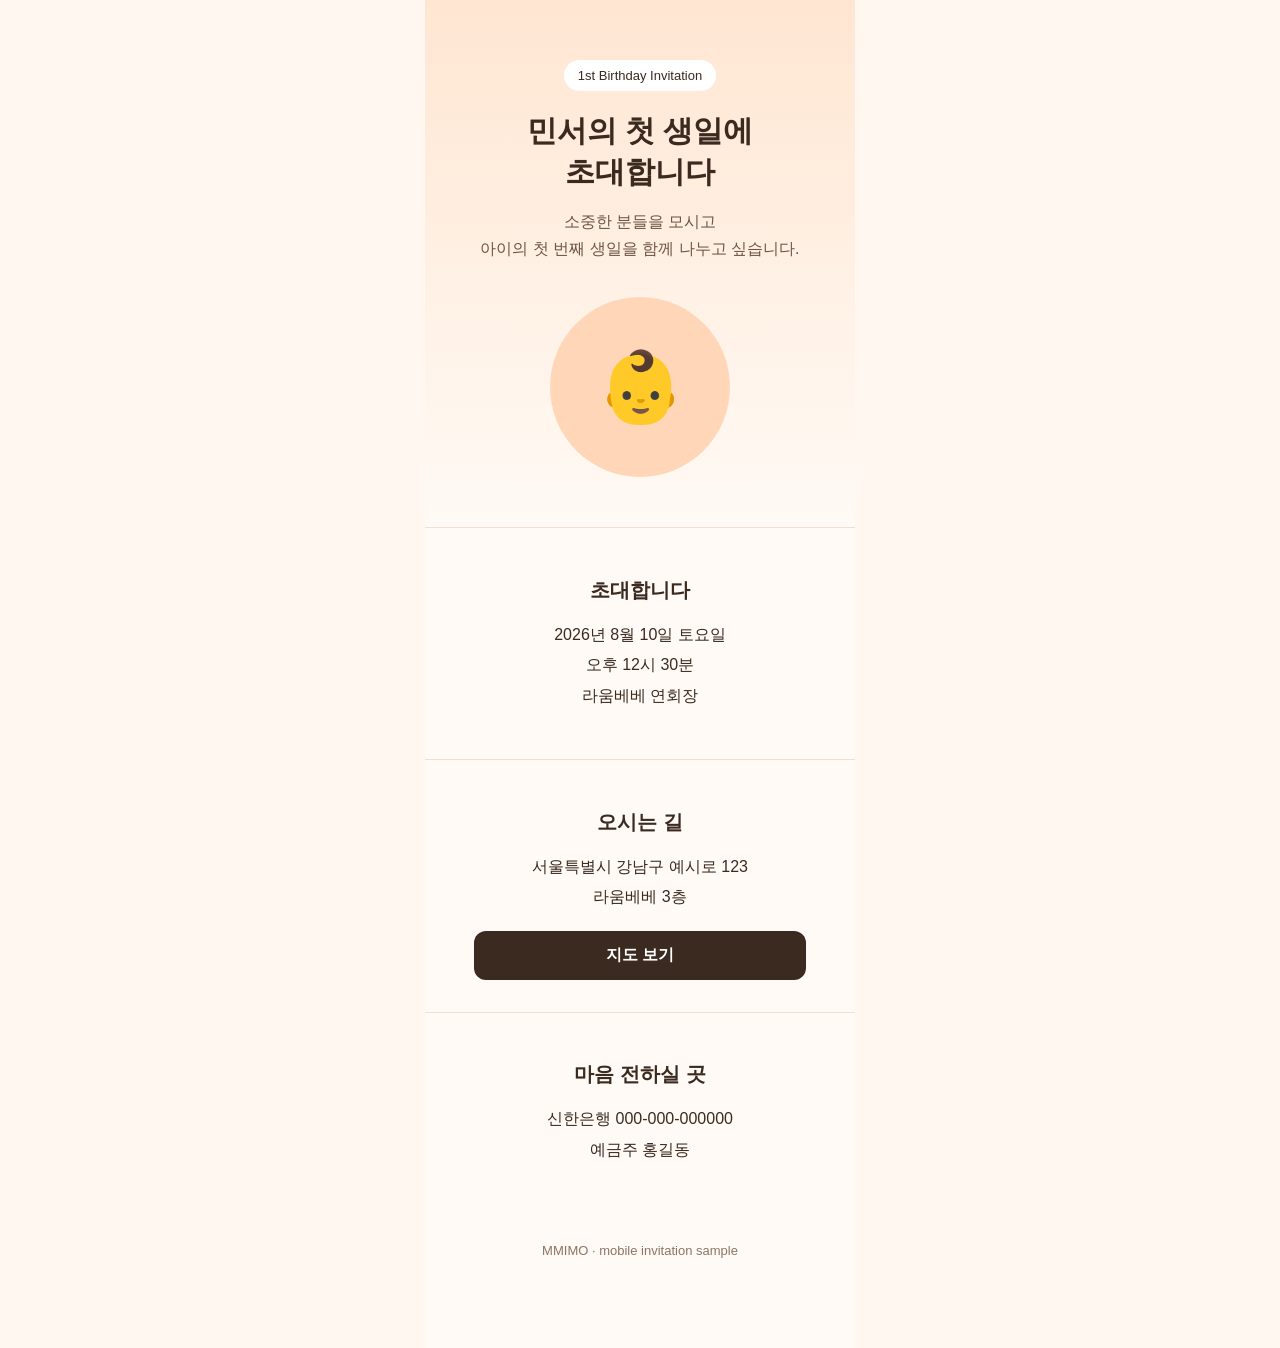
<file: index.html>
<!DOCTYPE html>
<html lang="ko">
<head>
  <meta charset="UTF-8" />
  <meta name="viewport" content="width=device-width, initial-scale=1.0" />

  <title>MMIMO 돌잔치 초대장</title>

  <meta property="og:title" content="MMIMO 돌잔치 초대장" />
  <meta property="og:description" content="소중한 첫 생일에 초대합니다." />
  <meta property="og:type" content="website" />

  <style>
    body {
      margin: 0;
      font-family: Arial, sans-serif;
      background: #fff7f0;
      color: #3a2a20;
    }

    .page {
      max-width: 430px;
      margin: 0 auto;
      min-height: 100vh;
      background: #fffaf5;
      text-align: center;
      padding-bottom: 60px;
    }

    .hero {
      padding: 60px 24px 30px;
      background: linear-gradient(#ffe6d2, #fffaf5);
    }

    .badge {
      display: inline-block;
      padding: 8px 14px;
      border-radius: 999px;
      background: #ffffff;
      font-size: 13px;
      margin-bottom: 20px;
    }

    h1 {
      font-size: 30px;
      line-height: 1.35;
      margin: 0 0 12px;
    }

    .subtitle {
      font-size: 16px;
      line-height: 1.7;
      color: #6d5546;
    }

    .baby {
      width: 180px;
      height: 180px;
      border-radius: 50%;
      background: #ffd7b8;
      margin: 35px auto 20px;
      display: flex;
      align-items: center;
      justify-content: center;
      font-size: 70px;
      animation: bounce 1.8s infinite ease-in-out;
    }

    @keyframes bounce {
      0%, 100% {
        transform: translateY(0);
      }
      50% {
        transform: translateY(-12px);
      }
    }

    .section {
      padding: 32px 24px;
      border-top: 1px solid #f1dfd2;
    }

    .section h2 {
      font-size: 20px;
      margin-bottom: 14px;
    }

    .info {
      line-height: 1.9;
      font-size: 16px;
    }

    .button {
      display: block;
      margin: 18px auto 0;
      width: 80%;
      max-width: 300px;
      padding: 14px 16px;
      border-radius: 12px;
      background: #3a2a20;
      color: white;
      text-decoration: none;
      font-weight: bold;
    }

    .footer {
      font-size: 13px;
      color: #8b7566;
      padding: 30px 24px;
    }
  </style>
</head>

<body>
  <main class="page">
    <section class="hero">
      <div class="badge">1st Birthday Invitation</div>
      <h1>민서의 첫 생일에<br />초대합니다</h1>
      <p class="subtitle">
        소중한 분들을 모시고<br />
        아이의 첫 번째 생일을 함께 나누고 싶습니다.
      </p>

      <div class="baby">👶</div>
    </section>

    <section class="section">
      <h2>초대합니다</h2>
      <p class="info">
        2026년 8월 10일 토요일<br />
        오후 12시 30분<br />
        라움베베 연회장
      </p>
    </section>

    <section class="section">
      <h2>오시는 길</h2>
      <p class="info">
        서울특별시 강남구 예시로 123<br />
        라움베베 3층
      </p>
      <a class="button" href="https://map.naver.com" target="_blank">
        지도 보기
      </a>
    </section>

    <section class="section">
      <h2>마음 전하실 곳</h2>
      <p class="info">
        신한은행 000-000-000000<br />
        예금주 홍길동
      </p>
    </section>

    <div class="footer">
      MMIMO · mobile invitation sample
    </div>
  </main>
</body>
</html>
</file>
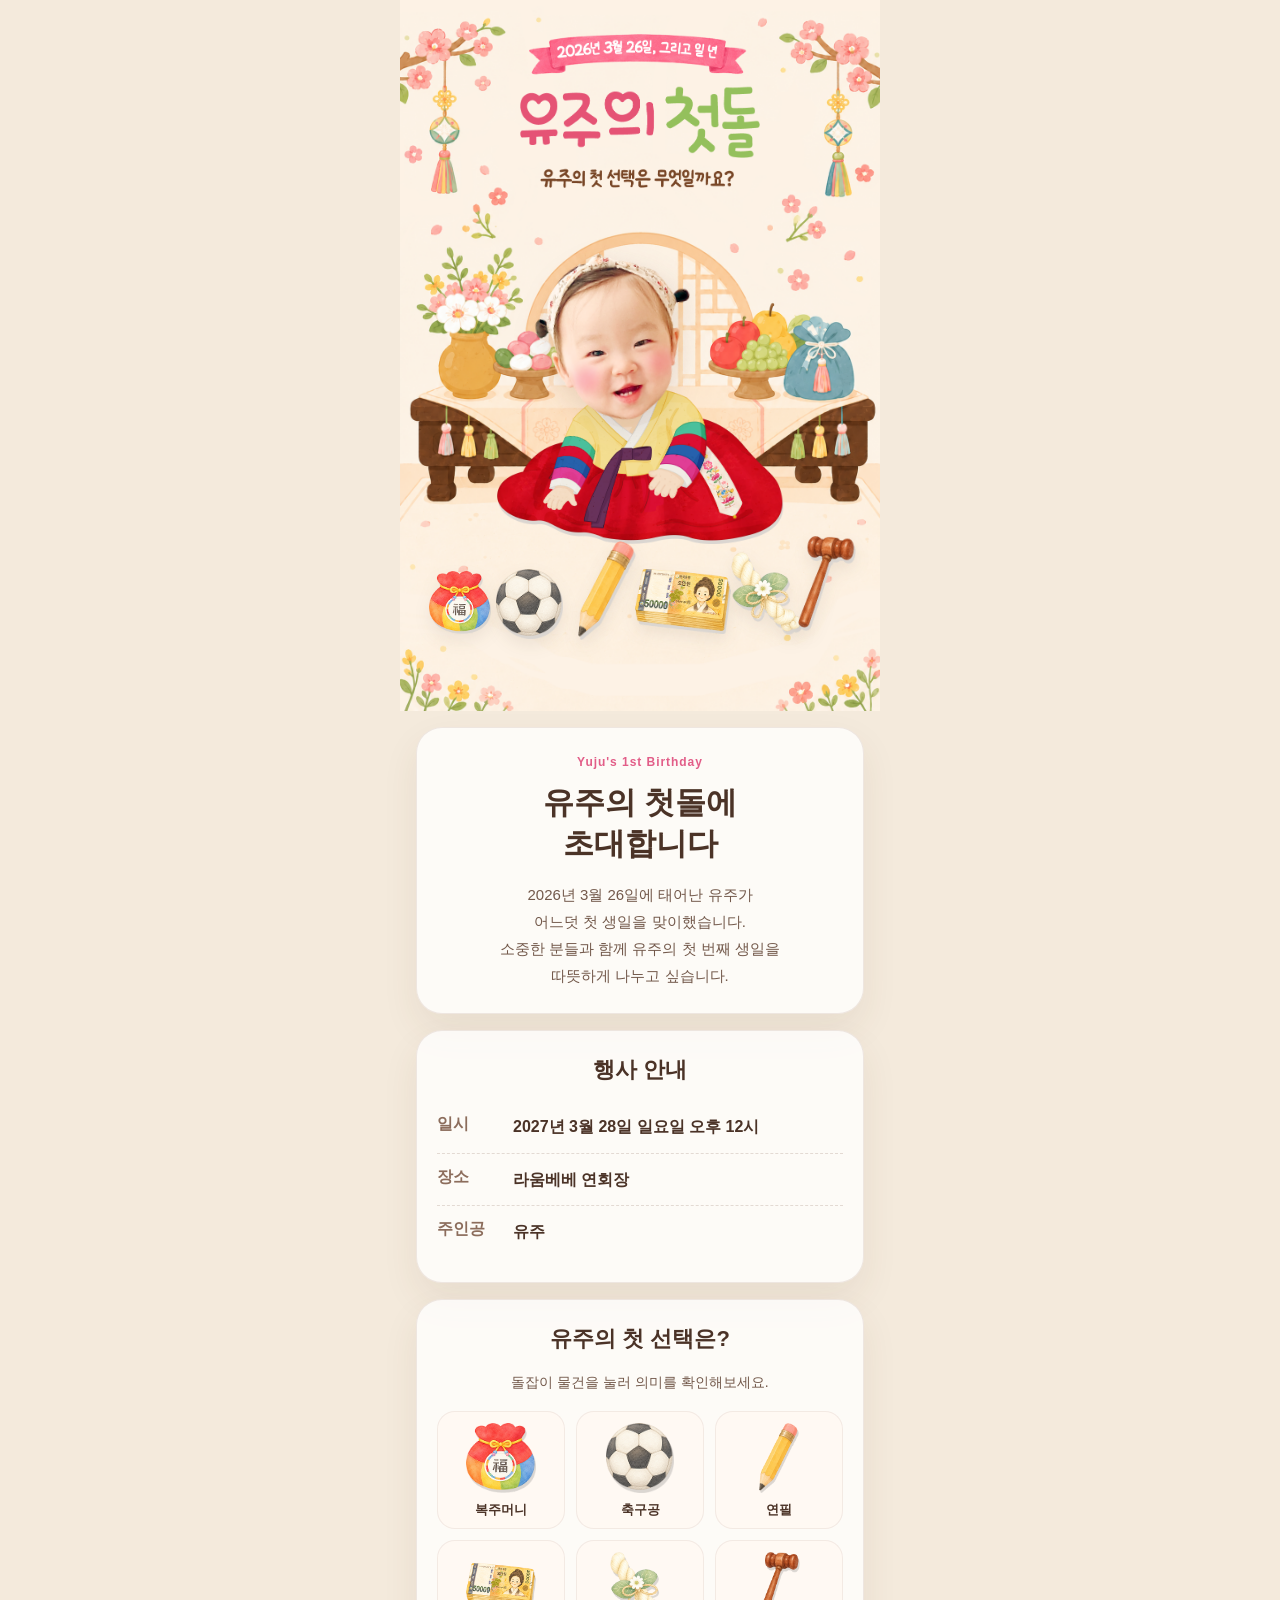
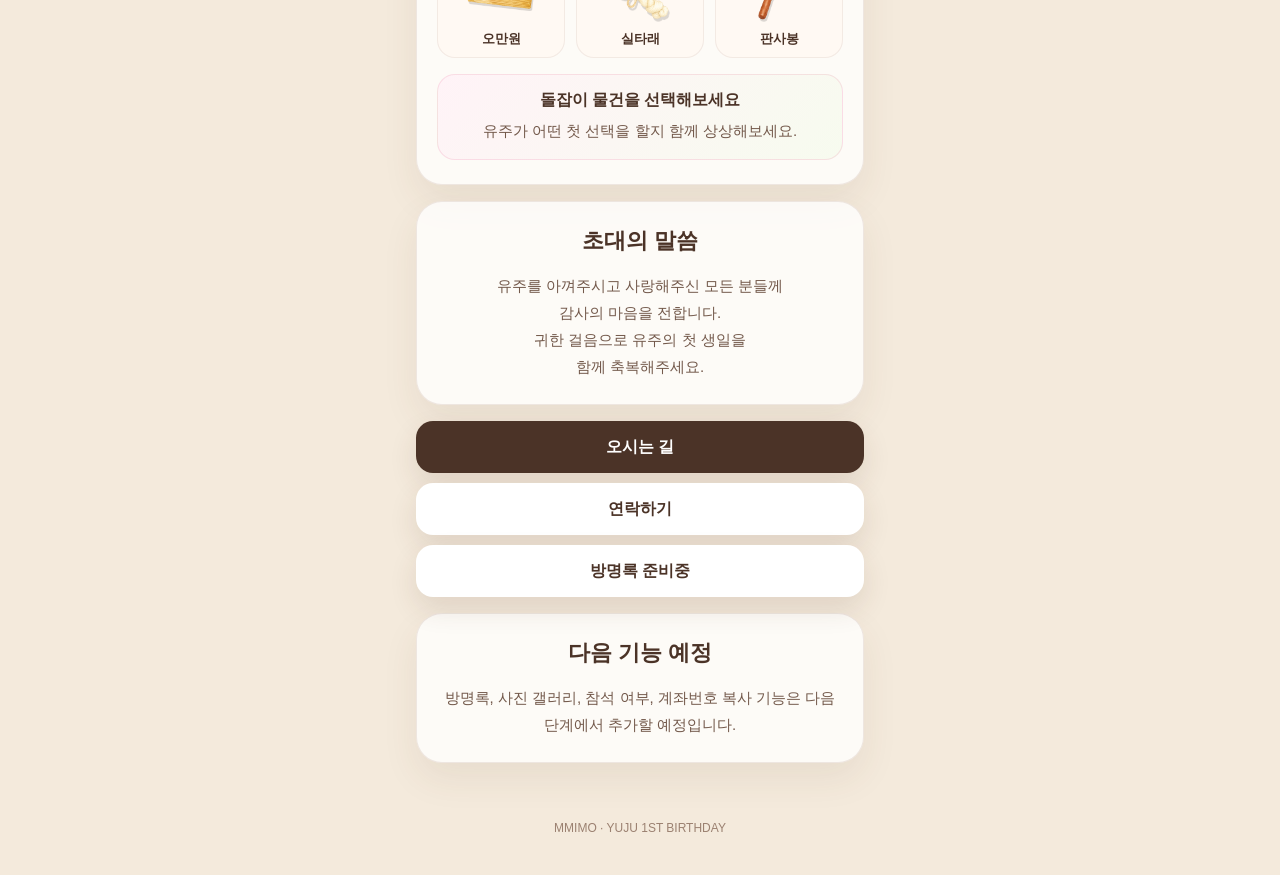
<file: yuju/index.html>
﻿<!DOCTYPE html>
<html lang="ko">
<head>
  <meta charset="UTF-8" />
  <meta name="viewport" content="width=device-width, initial-scale=1.0" />

  <title>유주의 첫돌 초대장</title>

  <meta property="og:title" content="유주의 첫돌에 초대합니다" />
  <meta property="og:description" content="유주의 첫 선택은 무엇일까요? 소중한 자리에 초대합니다." />
  <meta property="og:type" content="website" />
  <meta property="og:url" content="https://www.mmimo.kr/yuju" />
  <meta property="og:image" content="https://www.mmimo.kr/yuju/assets/hero-bg.png" />

  <link rel="stylesheet" href="/yuju/styles.css" />
</head>

<body>
  <div class="page">
    <section class="hero">
      <div class="scene">
        <img class="bg" src="/yuju/assets/hero-bg.png" alt="유주 돌잔치 배경" />
        <img class="title-img" src="/yuju/assets/title.png" alt="유주의 첫돌" />

        <div class="baby">
          <img class="body-img" src="/yuju/assets/body.png" alt="한복 몸통" />
          <img class="body2-img celebration-part" src="/yuju/assets/hanbok2-body.png" alt="환호 한복 몸통" />
          <img class="cheer-arm cheer-arm-left celebration-part" src="/yuju/assets/hanbok2-left-arm.png" alt="환호 왼팔" />
          <img class="cheer-arm cheer-arm-right celebration-part" src="/yuju/assets/hanbok2-right-arm.png" alt="환호 오른팔" />

<img class="face-img" src="/yuju/assets/face.png" alt="유주 얼굴" />
          <img class="sleeve-img" src="/yuju/assets/sleeve-left.png" alt="왼팔" />
        </div>

        <div class="props">
          <img class="prop prop-bag" src="/yuju/assets/prop-bag.png" alt="복주머니" />
          <img class="prop prop-ball" src="/yuju/assets/prop-ball.png" alt="축구공" />
          <img class="prop prop-pencil" src="/yuju/assets/prop-pencil.png" alt="연필" />
          <img class="prop prop-money" src="/yuju/assets/prop-money.png" alt="오만원" />
          <img class="prop prop-thread" src="/yuju/assets/prop-thread.png" alt="실타래" />
          <img class="prop prop-gavel" src="/yuju/assets/prop-gavel.png" alt="판사봉" />
        </div>
      </div>
    </section>

    <main class="content">
      <section class="card intro">
        <p class="eyebrow">Yuju's 1st Birthday</p>
        <h1>유주의 첫돌에<br />초대합니다</h1>
        <p>
          2026년 3월 26일에 태어난 유주가<br />
          어느덧 첫 생일을 맞이했습니다.<br />
          소중한 분들과 함께 유주의 첫 번째 생일을<br />
          따뜻하게 나누고 싶습니다.
        </p>
      </section>

      <section class="card">
        <h2>행사 안내</h2>

        <div class="info-row">
          <span>일시</span>
          <strong>2027년 3월 28일 일요일 오후 12시</strong>
        </div>

        <div class="info-row">
          <span>장소</span>
          <strong>라움베베 연회장</strong>
        </div>

        <div class="info-row">
          <span>주인공</span>
          <strong>유주</strong>
        </div>
      </section>

      <section class="card">
        <h2>유주의 첫 선택은?</h2>
        <p class="small">
          돌잡이 물건을 눌러 의미를 확인해보세요.
        </p>

        <div class="choice-grid">
          <button data-title="복주머니" data-desc="복과 행운, 평안한 삶을 의미해요.">
            <img src="/yuju/assets/prop-bag.png" alt="복주머니" />
            <span>복주머니</span>
          </button>

          <button data-title="축구공" data-desc="건강한 에너지와 활발한 성장을 의미해요.">
            <img src="/yuju/assets/prop-ball.png" alt="축구공" />
            <span>축구공</span>
          </button>

          <button data-title="연필" data-desc="배움과 지혜, 학업운을 의미해요.">
            <img src="/yuju/assets/prop-pencil.png" alt="연필" />
            <span>연필</span>
          </button>

          <button data-title="오만원" data-desc="풍요와 재물운을 의미해요.">
            <img src="/yuju/assets/prop-money.png" alt="오만원" />
            <span>오만원</span>
          </button>

          <button data-title="실타래" data-desc="장수와 좋은 인연을 의미해요.">
            <img src="/yuju/assets/prop-thread.png" alt="실타래" />
            <span>실타래</span>
          </button>

          <button data-title="판사봉" data-desc="리더십과 결단력을 의미해요.">
            <img src="/yuju/assets/prop-gavel.png" alt="판사봉" />
            <span>판사봉</span>
          </button>
        </div>

        <div class="result" id="resultBox">
          <strong id="resultTitle">돌잡이 물건을 선택해보세요</strong>
          <p id="resultDesc">유주가 어떤 첫 선택을 할지 함께 상상해보세요.</p>
        </div>
      </section>

      <section class="card">
        <h2>초대의 말씀</h2>
        <p>
          유주를 아껴주시고 사랑해주신 모든 분들께<br />
          감사의 마음을 전합니다.<br />
          귀한 걸음으로 유주의 첫 생일을<br />
          함께 축복해주세요.
        </p>
      </section>

      <section class="buttons">
        <a href="https://map.naver.com" target="_blank">오시는 길</a>
        <a href="tel:01000000000">연락하기</a>
        <a href="#guestbook">방명록 준비중</a>
      </section>

      <section class="card" id="guestbook">
        <h2>다음 기능 예정</h2>
        <p>
          방명록, 사진 갤러리, 참석 여부, 계좌번호 복사 기능은
          다음 단계에서 추가할 예정입니다.
        </p>
      </section>
    </main>

    <footer>
      MMIMO · YUJU 1ST BIRTHDAY
    </footer>
  </div>

  <script src="/yuju/script.js"></script>
</body>
</html>
</file>
<file: yuju/styles.css>
﻿* {
  box-sizing: border-box;
}

body {
  margin: 0;
  background: #f7efe4;
  color: #4b3327;
  font-family: "Malgun Gothic", "Apple SD Gothic Neo", sans-serif;
}

img {
  display: block;
  max-width: 100%;
}

.page {
  min-height: 100vh;
}

.hero {
  padding: 0;
}

.scene {
  position: relative;
  width: 100%;
  max-width: 430px;
  margin: 0 auto;
  overflow: hidden;
  background: #f7efe4;
}

.bg {
  width: 100%;
}

/* 문구: 더 작게 */
.title-img {
  position: absolute;
  top: 34px;
  left: 50%;
  width: 50%;
  transform: translateX(-50%);
  z-index: 5;
  animation: titleFloat 3.2s ease-in-out infinite;
}

/* 아기 전체 그룹: 아래쪽 유지 */
.baby {
  position: absolute;
  left: 50%;
  top: 56%;
  width: 62%;
  transform: translateX(-50%);
  z-index: 10;
}

/* 몸통: 너무 작아졌던 것에서 조금 키움 */
.body-img {
  width: 96%;
  margin: 0 auto;
  position: relative;
  top: -10px;
  z-index: 2;
}

/* 얼굴: 살짝 작게 + 위로 많이 이동 */
.face-img {
  position: absolute;
  top: -94%;
  left: 47%;
  width: 53%;
  transform: translateX(-50%) rotate(-10deg);
  transform-origin: center bottom;
  z-index: 5;
  filter: drop-shadow(0 8px 14px rgba(80, 45, 30, 0.12));
  animation: faceBob 1.2s ease-in-out infinite;
}

/* 왼팔: 조금 키우고 몸통에 붙게 */
.sleeve-img {
  position: absolute;
  left: 14%;
  top: 13%;
  width: 20%;
  z-index: 4;
  transform-origin: 82% 10%;
  transform: rotate(-8deg);
  animation: sleeveHandWave_v2 0.85s ease-in-out infinite !important;
  will-change: transform;
}

/* 물품들: 약간 위로 */
.props {
  position: absolute;
  left: 0;
  right: 0;
  bottom: 10%;
  height: 18%;
  z-index: 20;
}

.prop {
  position: absolute;
  object-fit: contain;
  filter: drop-shadow(0 7px 8px rgba(70, 50, 30, 0.08));
  animation: propPop 0.7s ease both;
}

/* 물품들: 크기 전체적으로 축소 */
.prop-bag {
  left: 6%;
  bottom: 4%;
  width: 13%;
}

.prop-ball {
  left: 20%;
  bottom: 1%;
  width: 14%;
  animation-delay: 0.08s;
}

.prop-pencil {
  left: 37%;
  bottom: 0%;
  width: 12%;
  animation-delay: 0.16s;
}

.prop-money {
  left: 49%;
  bottom: 4%;
  width: 20%;
  animation-delay: 0.24s;
}

.prop-thread {
  left: 69%;
  bottom: 4%;
  width: 15%;
  animation-delay: 0.32s;
}

.prop-gavel {
  right: 5%;
  bottom: 7%;
  width: 12%;
  animation-delay: 0.4s;
}

.content {
  max-width: 430px;
  margin: 0 auto;
  padding: 16px 16px 42px;
}

.card {
  margin-bottom: 16px;
  padding: 24px 20px;
  border-radius: 26px;
  background: rgba(255, 255, 255, 0.78);
  border: 1px solid rgba(128, 85, 60, 0.12);
  box-shadow: 0 16px 36px rgba(92, 59, 39, 0.08);
  text-align: center;
}

.eyebrow {
  margin: 0 0 10px;
  color: #e25d88;
  font-size: 12px;
  font-weight: 800;
  letter-spacing: 0.08em;
}

h1 {
  margin: 0 0 16px;
  font-size: 31px;
  line-height: 1.32;
}

h2 {
  margin: 0 0 16px;
  font-size: 22px;
}

p {
  margin: 0;
  color: #73594b;
  line-height: 1.8;
  font-size: 15px;
}

.small {
  font-size: 14px;
  margin-bottom: 16px;
}

.info-row {
  display: grid;
  grid-template-columns: 64px 1fr;
  gap: 12px;
  padding: 13px 0;
  border-bottom: 1px dashed rgba(120, 85, 65, 0.2);
  text-align: left;
}

.info-row:last-child {
  border-bottom: 0;
}

.info-row span {
  color: #8c6d5c;
  font-weight: 700;
}

.info-row strong {
  color: #4b3327;
  font-weight: 700;
  line-height: 1.6;
}

.choice-grid {
  display: grid;
  grid-template-columns: repeat(3, 1fr);
  gap: 11px;
}

.choice-grid button {
  border: 0;
  border-radius: 18px;
  background: #fff9f3;
  padding: 12px 8px 10px;
  cursor: pointer;
  box-shadow: inset 0 0 0 1px rgba(120, 85, 65, 0.09);
  transition: 0.18s ease;
}

.choice-grid button:hover,
.choice-grid button.active {
  transform: translateY(-3px);
  background: #ffffff;
  box-shadow:
    inset 0 0 0 1px rgba(226, 93, 136, 0.25),
    0 10px 18px rgba(226, 93, 136, 0.10);
}

.choice-grid img {
  width: 70px;
  height: 70px;
  object-fit: contain;
  margin: 0 auto 8px;
}

.choice-grid span {
  display: block;
  color: #4b3327;
  font-size: 13px;
  font-weight: 700;
}

.result {
  margin-top: 16px;
  padding: 15px;
  border-radius: 18px;
  background: linear-gradient(135deg, #fff3f7, #f7fbef);
  border: 1px solid rgba(226, 93, 136, 0.16);
}

.result strong {
  display: block;
  margin-bottom: 6px;
  font-size: 16px;
}

.buttons {
  display: grid;
  gap: 10px;
  margin-bottom: 16px;
}

.buttons a {
  display: flex;
  align-items: center;
  justify-content: center;
  height: 52px;
  border-radius: 17px;
  background: #4b3327;
  color: white;
  text-decoration: none;
  font-weight: 800;
  box-shadow: 0 12px 28px rgba(80, 50, 35, 0.12);
}

.buttons a:nth-child(2),
.buttons a:nth-child(3) {
  background: #fff;
  color: #4b3327;
}

footer {
  max-width: 430px;
  margin: 0 auto;
  padding: 0 16px 40px;
  text-align: center;
  color: #9b8171;
  font-size: 12px;
}

@keyframes faceBob {
  0% {
    transform: translateX(-50%) rotate(-10deg);
  }
  50% {
    transform: translateX(-50%) rotate(10deg);
  }
  100% {
    transform: translateX(-50%) rotate(-10deg);
  }
}
  50% {
    transform: translateX(-50%) translateY(-7px);
  }
}

@keyframes sleeveMove {
  0% {
    transform: rotate(-8deg);
  }
  50% {
    transform: rotate(8deg);
  }
  100% {
    transform: rotate(-8deg);
  }
}
  50% {
    transform: rotate(2deg) translateY(3px);
  }
}

@keyframes titleFloat {
  0%, 100% {
    transform: translateX(-50%) translateY(0);
  }
  50% {
    transform: translateX(-50%) translateY(-5px);
  }
}

@keyframes propPop {
  from {
    opacity: 0;
    transform: translateY(12px) scale(0.94);
  }
  to {
    opacity: 1;
    transform: translateY(0) scale(1);
  }
}

@media (min-width: 768px) {
  body {
    background: #f4eadc;
  }

  .scene,
  .content,
  footer {
    max-width: 480px;
  }
}









/* 왼팔 손끝 좌우 까딱 애니메이션 - 강제 적용 버전 */
@keyframes sleeveHandWave_v2 {
  0% {
    transform: rotate(-14deg);
  }
  50% {
    transform: rotate(14deg);
  }
  100% {
    transform: rotate(-14deg);
  }
}




/* 드래그 기능용 추가 스타일 */
.prop {
  cursor: grab;
  user-select: none;
  -webkit-user-drag: none;
  touch-action: none;
}

.prop.dragging {
  cursor: grabbing;
  animation: none !important;
  transition: none !important;
  z-index: 100 !important;
}

.prop.snap-animate {
  transition: left 0.22s ease, top 0.22s ease;
}

.prop.dropped {
  z-index: 80 !important;
}
/* === Yuju celebration drag-drop v8 === */

/*
  ================================
  환호 자세 조정용 파라미터
  ================================

  팔 간격 줄이기:
  --cheer-left-x / --cheer-right-x 값을 키우면 팔이 가운데로 모임
  예) 30% 넓음 → 38% 중간 → 44% 좁음 → 48% 더 좁음

  팔을 위/아래로:
  --cheer-arm-top 값이 작아질수록 위로 올라감
  예) -20% → -24% 위로, -16% 아래로

  팔 크기:
  --cheer-arm-width 값을 키우면 팔이 커짐

  움직임 크기:
  --cheer-open-angle 값을 키우면 더 크게 흔들림

  움직임 속도:
  --cheer-speed 값이 작아질수록 빠름
*/

.baby {
  --body2-top: -8%;
  --body2-left: 46%;
  --body2-width: 86%;

  --cheer-left-x: 28%;
  --cheer-right-x: 32%;
  --cheer-arm-top: -8%;
  --cheer-arm-width: 35%;

  --cheer-open-angle: 10deg;
  --cheer-close-angle: 2deg;
  --cheer-speed: 0.45s;
}

/* 드래그 가능한 물품 */
.prop {
  cursor: grab;
  user-select: none;
  -webkit-user-drag: none;
  touch-action: none;
}

.prop.dragging {
  cursor: grabbing;
  animation: none !important;
  transition: none !important;
  z-index: 120 !important;
}

.prop.returning {
  transition: left 0.25s ease, top 0.25s ease;
  z-index: 100 !important;
}

/* 새 한복 몸통 */
.body2-img {
  position: absolute;
  top: var(--body2-top);
  left: var(--body2-left);
  width: var(--body2-width);
  transform: translateX(-50%);
  z-index: 2;
  opacity: 0;
  pointer-events: none;
}

/* 환호 팔 공통 */
.cheer-arm {
  position: absolute;
  opacity: 0;
  pointer-events: none;
  will-change: transform;
  z-index: 4;
}

/* 왼팔 */
.cheer-arm-left {
  left: var(--cheer-left-x);
  top: var(--cheer-arm-top);
  width: var(--cheer-arm-width);
  transform-origin: 14% 76%;
  transform: scaleX(-1) rotate(calc(-1 * var(--cheer-open-angle)));
}

/* 오른팔 */
.cheer-arm-right {
  right: var(--cheer-right-x);
  top: var(--cheer-arm-top);
  width: var(--cheer-arm-width);
  transform-origin: 86% 76%;
  transform: scaleX(-1) rotate(var(--cheer-open-angle));
}

/* 드래그 성공 후 환호 상태 */
.baby.celebrating .body-img,
.baby.celebrating .sleeve-img {
  opacity: 0;
}

.baby.celebrating .body2-img,
.baby.celebrating .cheer-arm {
  opacity: 1;
}

.baby.celebrating .cheer-arm-left {
  animation: cheerLeftWave var(--cheer-speed) ease-in-out infinite;
}

.baby.celebrating .cheer-arm-right {
  animation: cheerRightWave var(--cheer-speed) ease-in-out infinite;
}

@keyframes cheerLeftWave {
  0%, 100% {
    transform: scaleX(-1) rotate(calc(-1 * var(--cheer-open-angle)));
  }
  50% {
    transform: scaleX(-1) rotate(calc(-1 * var(--cheer-close-angle)));
  }
}

@keyframes cheerRightWave {
  0%, 100% {
    transform: scaleX(-1) rotate(var(--cheer-open-angle));
  }
  50% {
    transform: scaleX(-1) rotate(var(--cheer-close-angle));
  }
}

/* === end Yuju celebration drag-drop v1 === */
/* === Real prop held in left hand v4 === */
/*
  드래그한 진짜 물품이 왼손에 붙어 있는 상태.
  위치는 script.js의 handXRatio / handYRatio에서 조정.
*/
.prop.real-held-prop {
  z-index: 130 !important;
  pointer-events: auto !important;
  animation: realHeldLeftHandWave_v4 0.45s ease-in-out infinite !important;
  transform-origin: 82% 82%;
  will-change: transform;
}

/*
  기존보다 주기를 반대로:
  시작할 때 위쪽,
  중간에 아래쪽(원위치)로 오도록 설정
*/
@keyframes realHeldLeftHandWave_v4 {
  0%, 100% {
    transform: translateY(-7px);
  }
  50% {
    transform: translateY(0px);
  }
}

/* 혹시 held-prop가 남아 있어도 절대 보이지 않게 */
.held-prop {
  display: none !important;
  opacity: 0 !important;
  visibility: hidden !important;
  width: 0 !important;
  height: 0 !important;
  pointer-events: none !important;
}

/* === end Real prop held in left hand v4 === */
</file>
